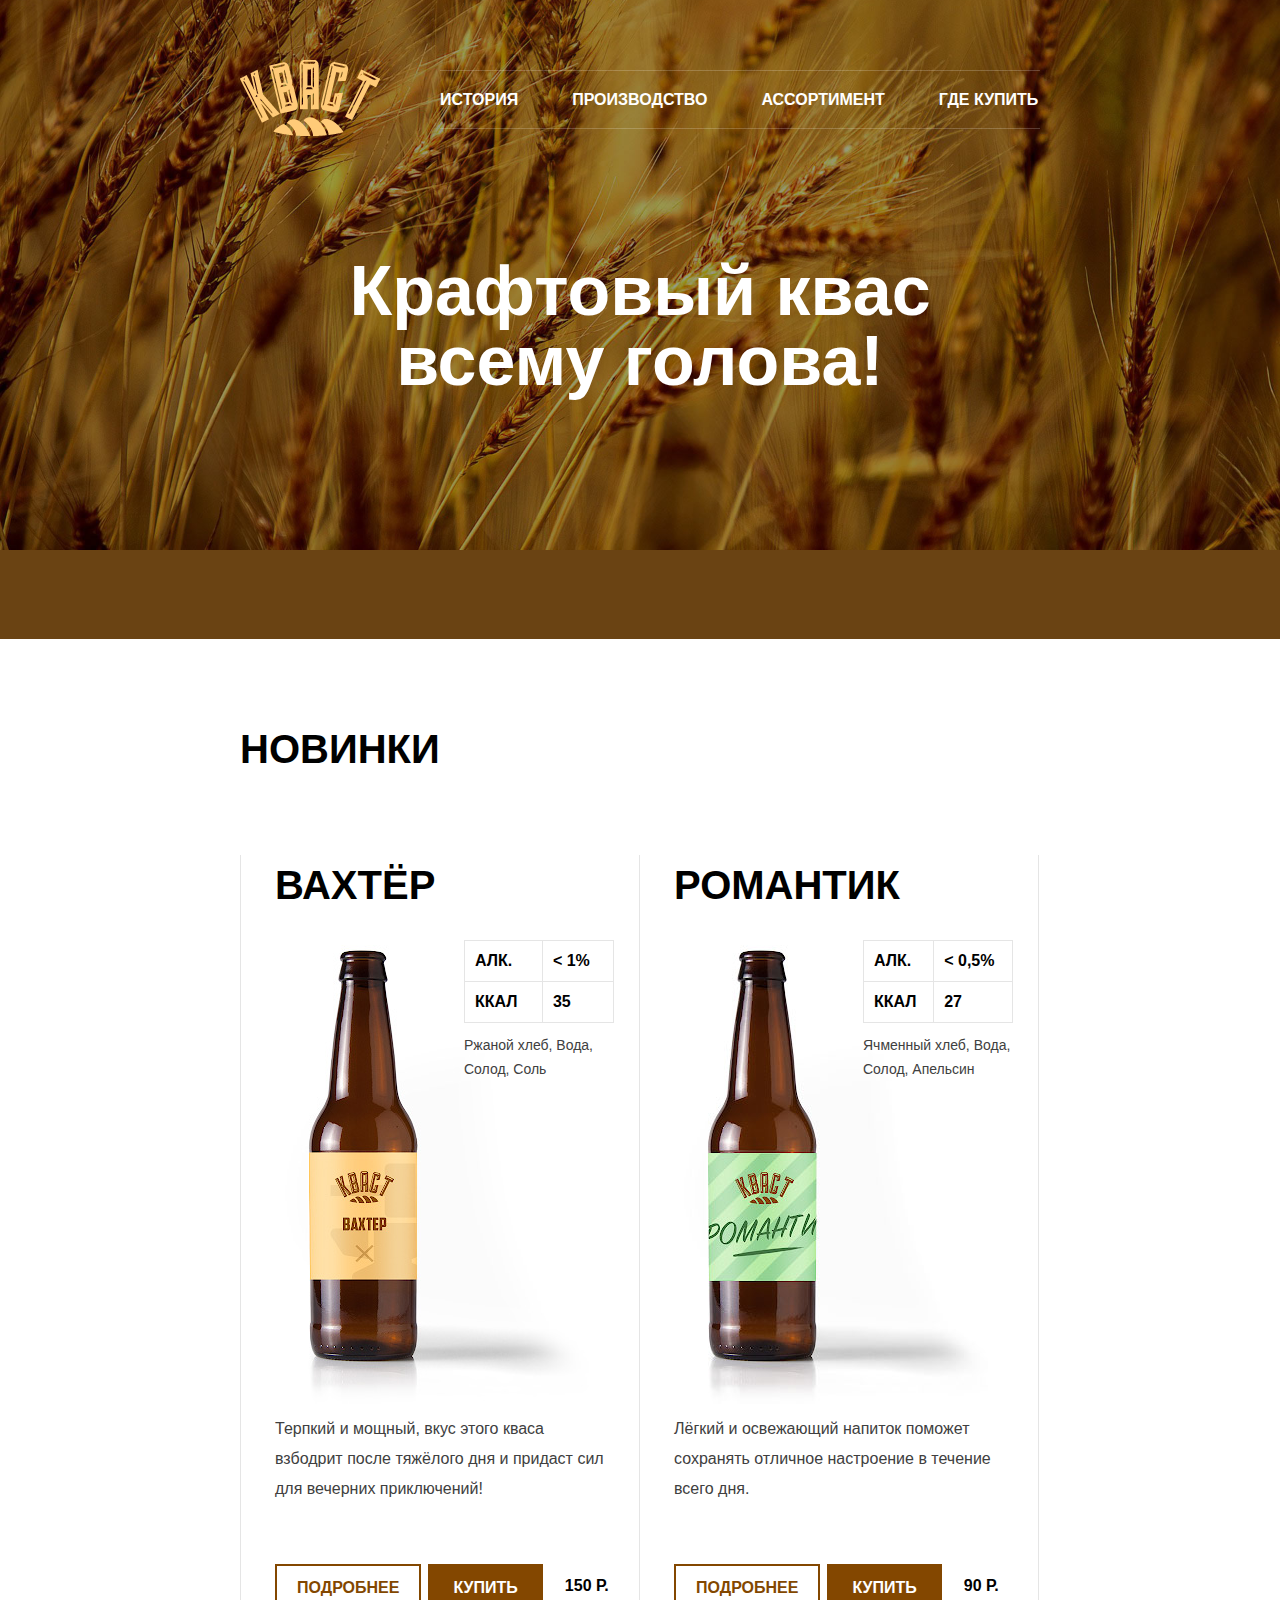
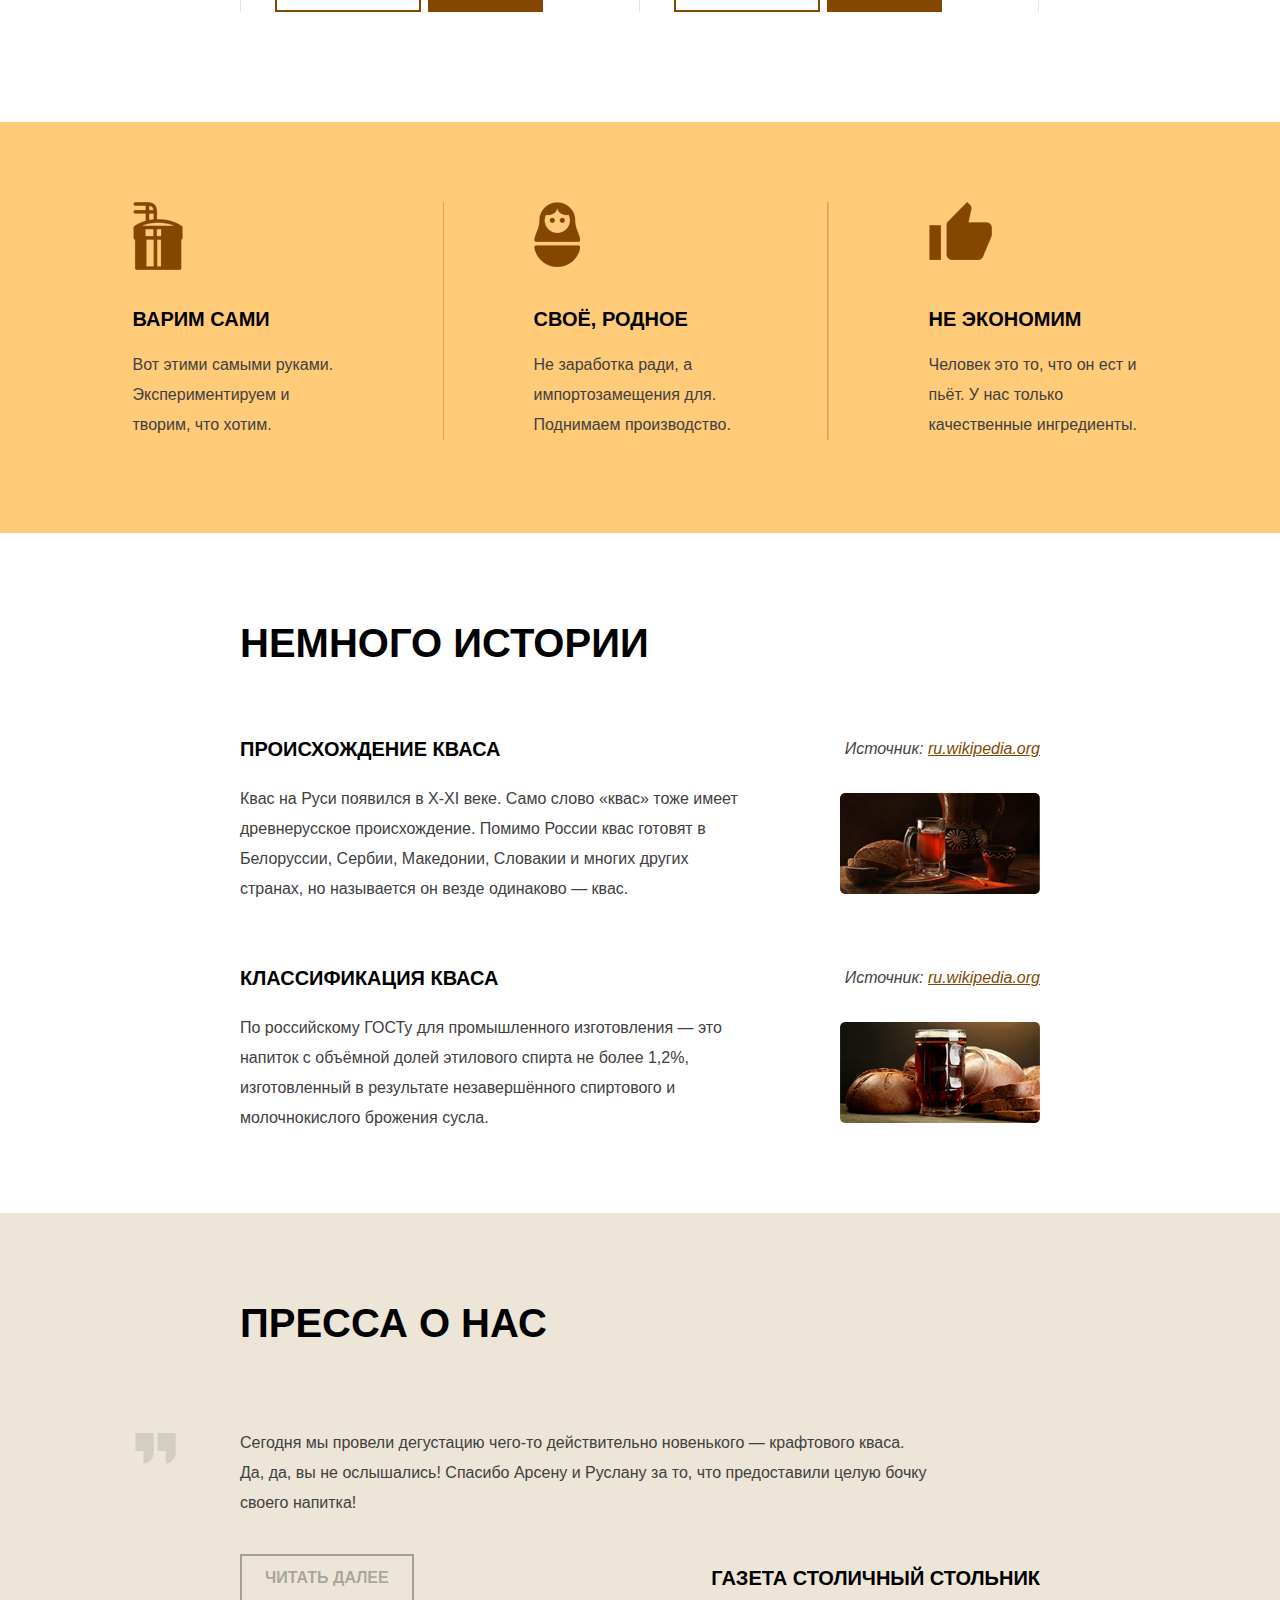
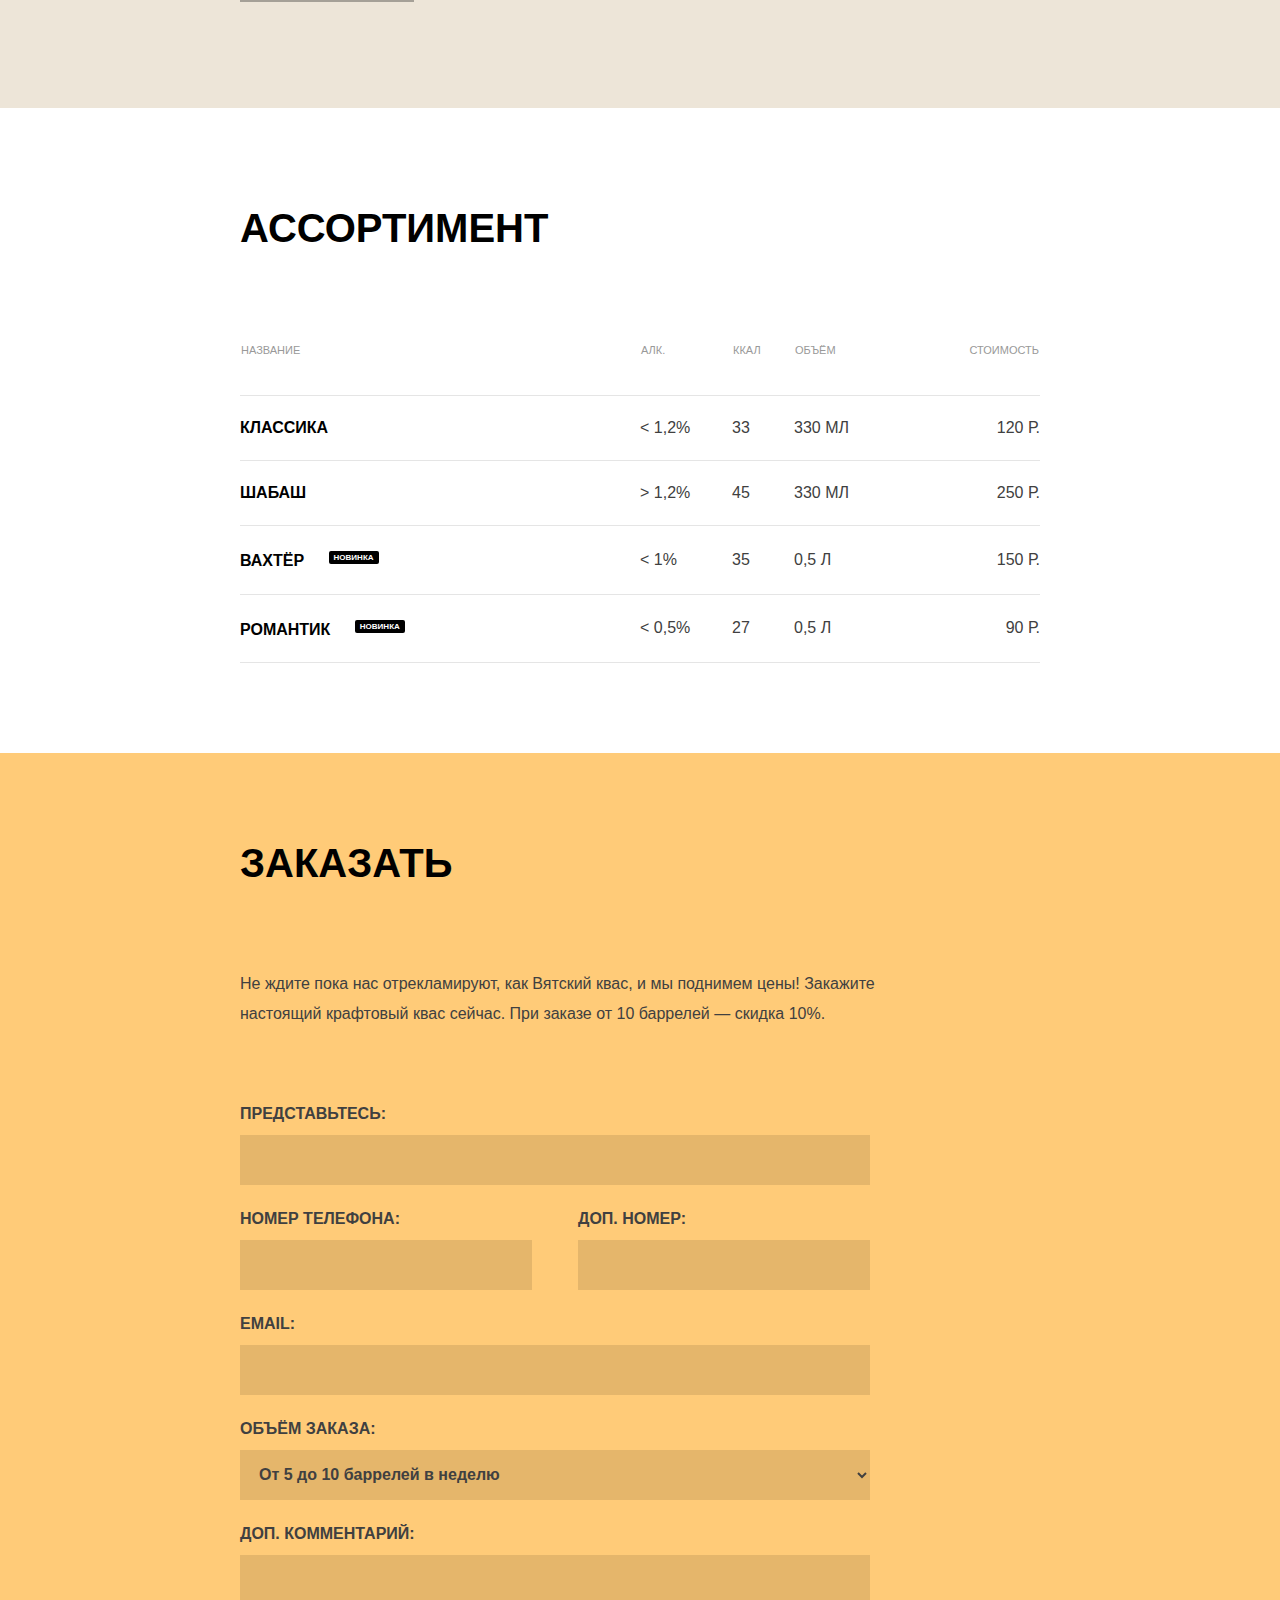
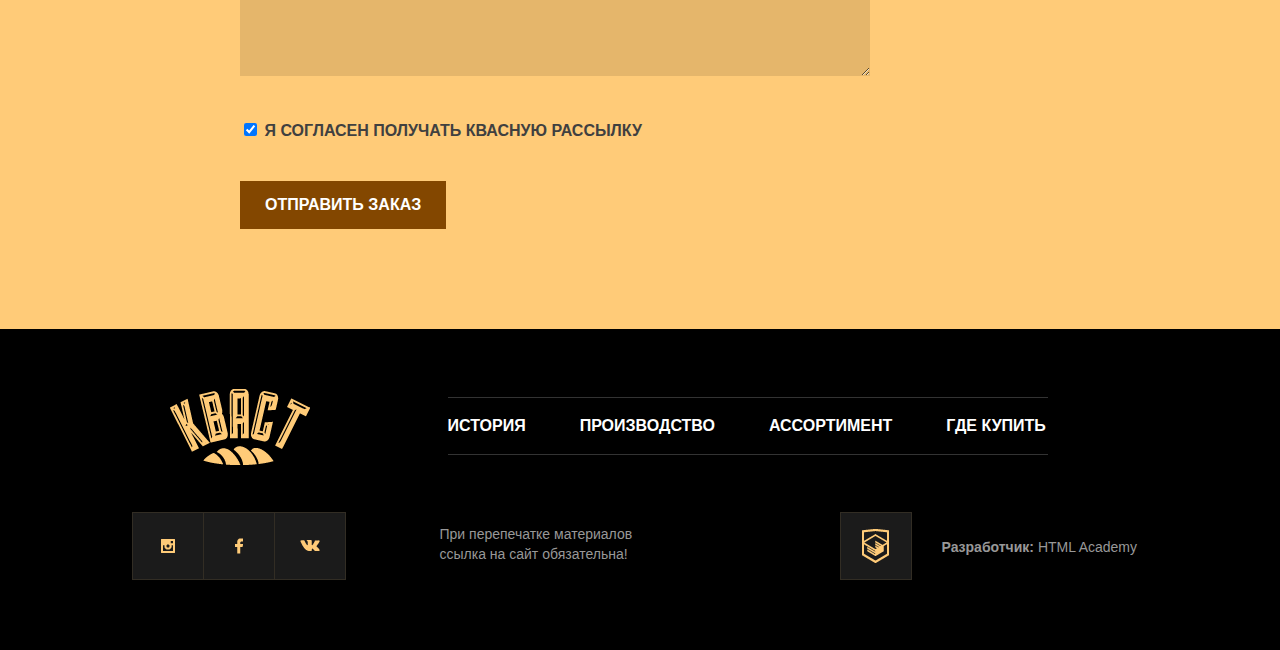
<file: kvast/index.html>
<!DOCTYPE HTML>
<html lang="ru">
  <head>
    <meta charset="utf-8">
    <title>Кваст</title>
    <link rel="stylesheet" href="style.css">
    <link rel="shortcut icon" href="img/PicsArt.png" type="image/png">
  </head>
  <body>

    <!--first part-->

    <div class="page-header">
     <div class="container-small">
      <div class="header-top clearfix">
        <div class="header-logo">
          <img src="img/logo.png" alt="Кваст" width="140" height="76">
        </div>
        <ul class="main-nav clearfix">
          <li><a href="#">История</a></li>
          <li><a href="#">Производство</a></li>
          <li><a href="#">Ассортимент</a></li>
          <li><a href="#">Где купить</a></li>
        </ul>
       </div>
        <p class="promo">Крафтовый квас<br> всему голова!</p>
      </div>
   	</div>

    <!--second part-->

   <div class="new">
      <div class="container-small">
  	   <h2 class="section-title">Новинки</h2>
  	     <div class="new-items clearfix">
  	       <div class="new-sctructure clearfix">
  		        <h3 class="new-title">Вахтёр</h3>
  		          <div class="new-bottle">
  		 	          <div class="consist">
  			           <table class="new-table">
          	         <tr>
            		      <td class="table-stroka">Алк.</td>
            		      <td class="table-stroka">&lt; 1%</td>
            	       </tr>
            	       <tr>
            		      <td class="table-stroka">Ккал</td>
            		      <td class="table-stroka">35</td>
            	       </tr>
          	      </table>
          	   <p class="new-sostav">Ржаной хлеб, Вода, Солод, Соль</p>
          	      </div>
  			       <img class="new-img" src="img/bottle-left.jpg" width="319" height="459">
  		 	        </div>
  		 	       <p class="new-description">Терпкий и мощный, вкус этого кваса взбодрит после тяжёлого дня и придаст сил для вечерних приключений!</p>
  		         <div class="new-buttons">
  		          <a class="btn btn-more" href="#">Подробнее</a>
                <a class="btn" href="#">Купить</a>
  		          <b class="new-price">150 Р.</b>
  		        </div>
  	        </div>
  	   <div class="new-sctructure clearfix">
  			<h3 class="new-title">Романтик</h3>
  			<div class="new-bottle">
  			<div class="consist">
  			<table class="new-table">
          	 <tr>
            		<td class="table-stroka">Алк.</td>
            		<td class="table-stroka">&lt; 0,5%</td>
             	 </tr>
          	 <tr>
            		<td class="table-stroka">Ккал</td>
            		<td class="table-stroka">27</td>
            	</tr>
    			</table>
    			<p class="new-sostav">Ячменный хлеб, Вода, Солод, Апельсин</p>
    			</div>
    			<img class="new-img" src="img/bottle-right.jpg" width="319" height="459">
  			</div>
  		 	<p class="new-description">Лёгкий и освежающий напиток поможет сохранять отличное настроение в течение всего дня.</p>
  			<div class="new-buttons">
  		 <a class="btn btn-more" href="#">Подробнее</a>
           <a class="btn" href="#">Купить</a>
  		 <b class="new-price">90 Р.</b>
  		 </div>
  	  </div>
  	</div>
    </div>
   </div>

   <!--third part-->

<div class="features">
  <div class="container-big">
      <ul class=" features-list clearfix">
        <li class="feature-item feature-cook">
          <h2 class="small-title feature-title">Варим сами</h2>
          <p>Вот этими самыми руками. Экспериментируем и творим, что хотим.</p>
        </li>
        <li class="feature-item feature-native">
          <h2 class="small-title feature-title">Своё, родное</h2>
          <p>Не заработка ради, а импортозамещения для. Поднимаем производство.</p>
        </li>
        <li class="feature-item feature-no-economize">
          <h2 class="small-title feature-title">Не экономим</h2>
          <p>Человек это то, что он ест и пьёт. У нас только качественные ингредиенты.</p>
        </li>
      </ul>
     </div>
 </div>

 <!--fourth part-->


<div class="history">
	<div class="container-small">
      <h2 class="section-title">Немного истории</h2>
      <dl>
       <div class="history-container">
        <dt class="small-title reference-title">
          Происхождение кваса
          <i class="reference-source">Источник: <a target="_blank" href="https://ru.wikipedia.org">ru.wikipedia.org</a></i>
        </dt>
        <dd class="img-container">
          <img src="img/wiki-1.png" alt="Происхождение кваса" width="200" height="101">
          	<p>Квас на Руси появился в X-XI веке. Само слово «квас» тоже имеет древнерусское происхождение. Помимо России квас готовят в Белоруссии, Сербии, Македонии, Словакии и многих других странах, но называется он везде одинаково — квас.</p>
        </dd>
       </div>
       <div class="history-container">
        <dt class="small-title reference-title">
          Классификация кваса
          <i class="reference-source">Источник: <a target="_blank" href="ru.wikipedia.org">ru.wikipedia.org</a></i>
        </dt>
        <dd class="img-container">
          <img src="img/wiki-2.png" alt="Кошкин дом" width="200" height="101">
          	<p>По российскому ГОСТу для промышленного изготовления — это напиток с объёмной долей этилового спирта не более 1,2%, изготовленный в результате незавершённого спиртового и молочнокислого брожения сусла.</p>
        </dd>
       </div>
      </dl>
     </div>
    </div>

    <!--fifth part-->

    <div class="press">
     <div class="container-small">
      <h2 class="section-title">Пресса о нас</h2>
        <blockquote class="article">
          <p>Сегодня мы провели дегустацию чего-то действительно новенького — крафтового кваса. Да, да, вы не ослышались! Спасибо Арсену и Руслану за то, что предоставили целую бочку своего напитка!</p>
          <cite class="small-title article-author">Газета столичный Стольник</cite>
          <a class="btn btn-read-more" href="#" title="Читать далее">Читать далее</a>
        </blockquote>
      </div>
    </div>

    <!--sixth part-->

<div class="assortiment">
  <div class="container-small">
      <h2 class="section-title">Ассортимент</h2>
      <table class="assortiment-table">
        <tr>
          <th>Название</th>
          <th class="assortiment-alcohol">Алк.</th>
          <th class="assortiment-calor">Ккал</th>
          <th class="assortiment-litr">Объём</th>
          <th class="assortiment-cost">Стоимость</th>
        </tr>
        <tr>
          <td class="assortiment-name">Классика</td>
          <td class="assortiment-alcohol">&lt; 1,2%</td>
          <td class="assortiment-calor">33</td>
          <td class="assortiment-litr">330 мл</td>
          <td class="assortiment-cost">120 Р.</td>
        </tr>
        <tr>
          <td class="assortiment-name">Шабаш</td>
          <td class="assortiment-alcohol">&gt; 1,2%</td>
          <td class="assortiment-calor">45</td>
          <td class="assortiment-litr">330 мл</td>
          <td class="assortiment-cost">250 Р.</td>
        </tr>
        <tr>
          <td class="assortiment-name">Вахтёр <sup class="novinka">Новинка</sup></td>
          <td class="assortiment-alcohol">&lt; 1%</td>
          <td class="assortiment-calor">35</td>
          <td class="assortiment-litr">0,5 л</td>
          <td class="assortiment-cost">150 Р.</td>
        </tr>
        <tr>
          <td class="assortiment-name">Романтик <sup class="novinka">Новинка</sup></td>
          <td class="assortiment-alcohol">&lt; 0,5%</td>
          <td class="assortiment-calor">27</td>
          <td class="assortiment-litr">0,5 л</td>
          <td class="assortiment-cost">90 Р.</td>
        </tr>
      </table>
     </div>
    </div>

    <!--seventh part-->

    <div class="order">
     <div class="container-small">
      <h2 class="section-title">Заказать</h2>
      <p class="order-call">Не ждите пока нас отрекламируют, как Вятский квас, и мы поднимем цены! Закажите настоящий крафтовый квас сейчас. При заказе от 10 баррелей — скидка 10%.</p>
      <form class="order-form" action="/keksby-mail" method="post">
        <div class="order-form-group">
          <label for="fullname">Представьтесь:</label>
          <input type="text" name="fullname" id="fullname">
        </div>
        <div class="clearfix">
        <div class="order-form-group block-left">
          <label for="phone-first">Номер телефона:</label>
          <input type="text" name="phone-first" id="phone-first">
        </div>
        <div class="order-form-group block-right">
          <label for="phone-second">Доп. номер:</label>
          <input type="text" name="phone-second" id="phone-second">
        </div>
        </div>
        <div class="order-form-group">
          <label for="email">Email:</label>
          <input type="text" name="email" id="email">
        </div>
        <div class="order-form-group">
          <label for="order-volume">Объём заказа:</label><br>
          <select name="order-volume" id="order-volume">
            <option value="1">От 5 до 10 баррелей в неделю</option>
          </select>
        </div>
        <div class="order-form-group">
          <label for="order-comment">Доп. комментарий:</label>
          <textarea name="order-comment" id="order-comment"></textarea>
        </div>
        <div class="checkbox-area">
          <label>
            <input type="checkbox" name="subscription" checked>
            Я согласен получать квасную рассылку
          </label>
        </div>
       <input class="btn" type="submit" value="Отправить заказ">
      </form>
     </div>
    </div>

    <!--eighth part-->

	<div class="page-footer">
	  <div class="container-big">
	   <div class="footer-top clearfix">
      	<div class="footer-logo">
          <img src="img/logo.png" alt="Кваст" width="140" height="76">
        </div>
        	<ul class="main-nav footer-nav">
          		<li><a href="#">История</a></li>
          		<li><a href="#">Производство</a></li>
          		<li><a href="#">Ассортимент</a></li>
          		<li><a href="#">Где купить</a></li>
        	</ul>
          </div>
          <div class="footer-bottom clearfix">
            <div class="footer-social clearfix">
      	 		<a class="footer-social-in" href="https://instagram.com/htmlacademy">Инстаграм</a>
      	 		<a class="footer-social-fb" href="https://www.facebook.com/htmlacademy">Фейсбук</a>
      	 		<a class="footer-social-vk" href="https://vk.com/htmlacademy">Вконтакте</a>
         	</div>
         	<div class="footer-annotation">
             <p>При перепечатке материалов ссылка на сайт обязательна!</p>
            </div>
          <div class="footer-copyright clearfix">
      	 		<a class="logo-htmlacademy" href="https://htmlacademy.ru">
      	 			<img src="img/htmlacademy.png" alt="HTML Academy" width="27" height="34"></a>
      	 			<span class="copyright-text">
      	 				<b>Разработчик:</b>
      	 				<a href="https://htmlacademy.ru">HTML Academy</a>
      	 			</span>
      		</div>
       	  </div>
      </div>
    </div>

  </body>
</html>
</file>
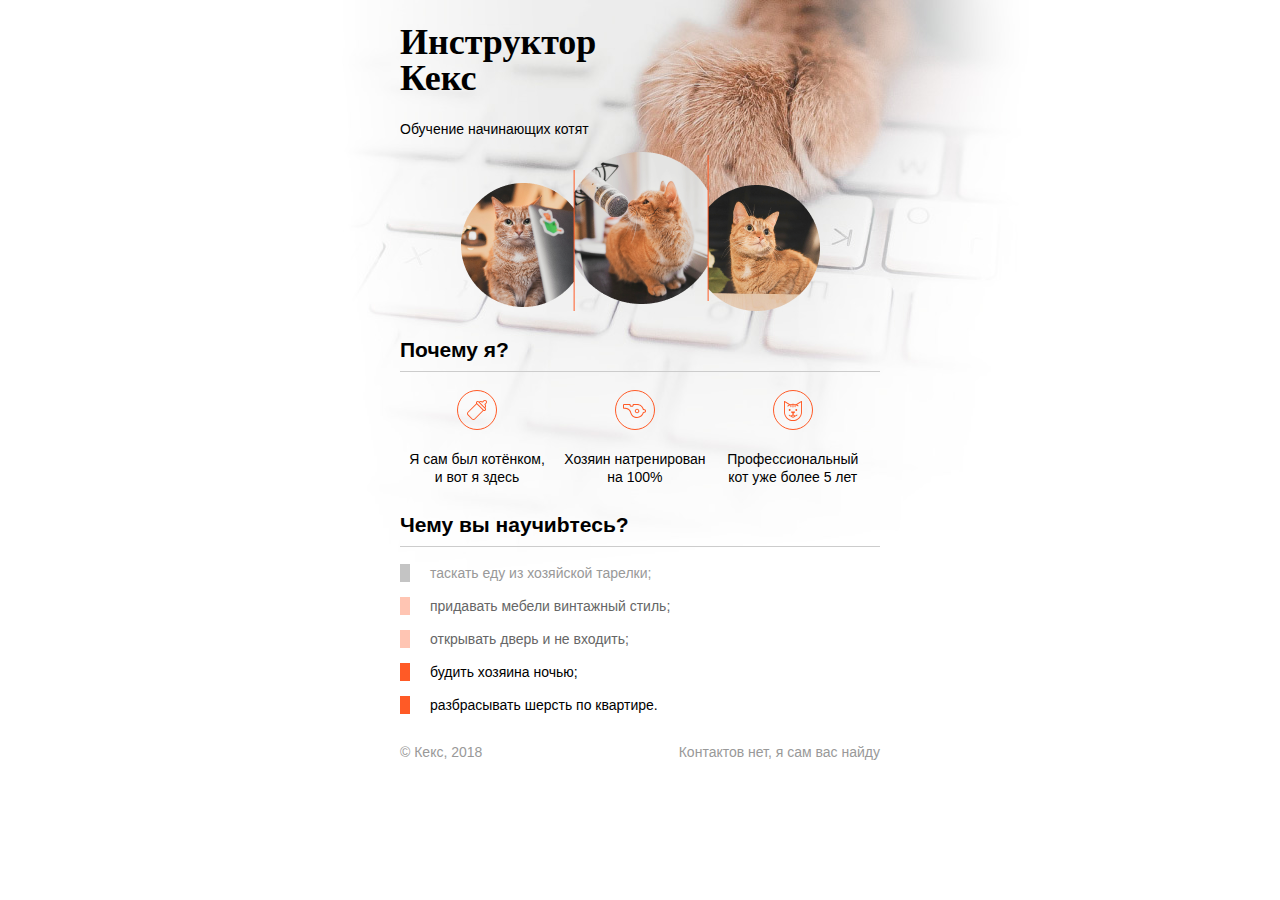
<file: project/index.html>
<!DOCTYPE html>
<html lang="ru">
  <head>
    <meta charset="utf-8">
    <title>Инструктор Кекс</title>
    <link rel="stylesheet" href="style.css">
  </head>
  <body>
    <div class="container">
      <header class="site-header">
        <h1>Инструктор Кекс</h1>
        <p>Обучение начинающих котят</p>
        <img src="img/keks.png">
      </header>

      <section class="features">
        <h2>Почему я?</h2>
        <p class="feature-kitten">Я сам был котёнком, и вот я здесь</p>
        <p class="feature-train">Хозяин натренирован на 100%</p>
        <p class="feature-cat">Профессиональный кот уже более 5 лет</p>
      </section>

      <section class="skills">
        <h2>Чему вы научиbтесь?</h2>
        <ul class="skills-list">
          <li class="skills-item">таскать еду из хозяйской тарелки;</li>
          <li class="skills-item standart">придавать мебели винтажный стиль;</li>
          <li class="skills-item standart">открывать дверь и не входить;</li>
          <li class="skills-item vip">будить хозяина ночью;</li>
          <li class="skills-item vip">разбрасывать шерсть по квартире.</li>
        </ul>
      </section>

      <footer class="site-footer">
        <p>© Кекс, 2018</p>
        <p>Контактов нет, я сам вас найду</p>
      </footer>
    </div>
  </body>
</html>
</file>
<file: kvast/style.css>
body {
  margin: 0;
  padding: 0;
  font-size: 16px;
  line-height: 30px;
  font-family: "Arial", sans-serif;
  color: #404040;
  background-color: white;
  min-width: 1030px;
}

.container-small {
  width: 800px;
  margin: 0 auto;
}

.container-big {
  width: 1015px;
  margin: 0 auto;
}

.clearfix::after {
  content: "";
  display: table;
  clear:both;
}

/*first part*/

.page-header {
  color: #c3c3c3;
  background-color: #6a4313;
  background-image: url("img/wheat-back.jpg");
  background-repeat:  no-repeat;
  background-position: 0 -250px !important;
  background-size: cover;
  padding-top: 60px;
  min-height: 495px;
  padding-bottom: 84px;
}

.header-logo {
  float: left;
  width: 140px;
  height: 76px;
}

.header-logo img {
  width: 140px;
  height: 76px;
}

.header-top {
  margin-bottom: 120px;
}

 .page-header .main-nav {
  border-top: 1px solid rgba(255, 255, 255, 0.2);
  border-bottom: 1px solid rgba(255, 255, 255, 0.2);
  padding: 14px 0 13px 0;
}

.main-nav {
  list-style: none;
  float: left;
  width: 600px;
   margin: 0;
  padding: 0;
  margin-left: 60px;
  margin-top: 10px;
  margin-bottom: 5px;
}

.main-nav li {
  text-transform: uppercase;
  float: left;
  margin-right: 54px;
}

.main-nav li:last-child {
  margin-right: 0;
}

.main-nav a {
  text-decoration: none;
  color: white;
  font-weight: bold;
}

.main-nav a:hover {
   color: #ffcb78;
}

.main-nav a:active {
  color: rgba(255, 203, 120, 0.3);
}

.promo {
  font-family: "Arial", sans-serif;
  font-weight: bold;
  font-size: 70px;
  line-height: 70px;
  text-align: center;
  color: #ffffff;
  text-decoration: none;
  margin: 0;
}




/*second-part*/

.new {
	padding: 80px 0 110px 0;
  background-color: #ffffff;
}

.section-title {
  font-family: "Arial", sans-serif;
  font-size: 40px;
  font-weight: bold;
  line-height: 61px;
  color: #000000;
  text-transform: uppercase;
  margin: 0;
}

.section-title:first-child {
	margin-bottom: 75px;
}

.new-sctructure {
  position: relative;
  float: left;
  width: 334px;
  padding-right: 30px;
  padding-left: 34px;
  border-right: 1px solid #e5e5e5;
  border-left: 1px solid #e5e5e5;
}

.new-sctructure:nth-child(2n) {
  border-left: none;
}

.new-title {
  position: relative;
  margin: 0;
  font-size: 40px;
  line-height: 60px;
  color: #000000;
  text-transform: uppercase;
  }

  .new-img {
  margin-top: 30px;
  margin-left: 10px;
  }

.new-sctructure .consist {
  position: absolute;
  top: 85px;
  right: 0;
  width: 150px;
  padding-right: 25px;
}

.new-table {
  width: 150px;
  margin-bottom: 10px;
  font-weight: bold;
  color: #000000;
  text-transform: uppercase;
  border-collapse: collapse;
}

.new-table td {
  border: 1px solid #e5e5e5;
  padding-top: 5px;
  padding-right: 10px;
  padding-left: 10px;
  padding-bottom: 5px;
}

.new-sostav {
	margin: 0;
    font-size: 14px;
    line-height: 24px;
}

.new-description {
  width: 330px;
  margin-top: 0;
  margin-bottom: 60px;
}

.new-buttons {
  font-size: 0;
}

.new-buttons a {
  font-size: 16px;
}

.new-buttons .btn {
  margin-right: 7px;
}

.new-price {
  display: inline-block;
  margin-left: 15px;
  margin-top: 7px;
  font-size: 16px;
  vertical-align: middle;
  color: #000000;
}


.btn {
 display: inline-block;
  vertical-align: top;
  padding: 12px 23px;
  box-sizing: border-box;
  font: inherit;
  text-align: center;
  text-transform: uppercase;
  font-weight: bold;
  font-size: 16px;
  line-height: 20px;
  color: #ffffff;
  border: 2px solid #834700;
  background-color: #834700;
  text-decoration: none;
}

.btn:hover {
  color: #ffffff;
  background-color: #6a3900;
  border: 2px solid #6a3900;
}

.btn:active {
  color: rgba(255,255,255, 0.3);
}


.btn-more {
	padding: 12px 20px;
  color: #834700;
  background-color: transparent;
}

.btn-more:hover {
	color: #6a3900;
  background-color: transparent;
  border: 2px solid #6a3900;
}

.btn-more:active {
  copacity: 0.3;
}

.btn-buy {
	width: 106px;
	color: white;
	background-color: #834700;
}

.btn-buy:hover {
	background-color: #6a3900;
	border: 2px solid #6a3900;
}

.btn-buy:active {
  color: rgba(255, 255, 255, 0.3);
  border: 2px solid #6a3900;
}




/*third part*/

.features {
  background-color: #ffcb78;
  padding-top: 80px;
  padding-bottom: 93px;
}

.features-list {
  position: relative;

  list-style: none;

  padding: 0;
  margin: 0;
}

.features-list li {
  float: left;
  width: 210px;
  padding-right: 100px;
  padding-top: 85px;
  border-left: 1px solid #e5b66c;

}

.features-list li:first-child {
  border-left: transparent;
}

.features-list li::before {
  content: "";
  position: absolute;
  top:0;
  width: 68px;
  height: 68px;
  background-image: url("img/spritesheet-kvast.png");
  background-repeat: no-repeat;
}

 .feature-cook::before {
  background-position: -42px -5px;
}

.feature-native::before {
  background-position: -144px -5px;
}

.feature-no-economize::before {
  background-position: -102px -80px;
}


.features-list li:last-child {
  padding-right: 0;
  padding-left: 100px;
}

.features-list li:nth-child(2) {
  width: 198px;
  padding: 85px 95px 0 90px;

  border-left: 1px solid rgba(131,71,0, 0.3);
  border-right: 1px solid rgba(131,71,0, 0.3);
}

.feature-title {
  font-size: 20px;
  line-height: 30px;
  text-align: left;
  font-family: "Arial", sans-serif;
  color: #000;
  text-transform: uppercase;
}

.feature-item p {
 margin: 0;
 font-size: 16px;
  line-height: 30px;
  color: #404040;
}


/*fourth part*/

.history {
  padding-top: 80px;
  padding-bottom: 65px;
}

.history dl {
	margin: 0;
  padding: 0;
}

.history .section-title {
  margin: 0;
  margin-bottom: 60px;
}

.history dt {
  margin-bottom: 20px;
}

.history dd {
  position: relative;

  min-height: 135px;
  margin: 0;
  padding-right: 285px;
}

.history dd img {
  position: absolute;
  top: 9px;
  right: 0;
}

.history-container {
	margin-bottom: 44px;
}

.history-container:last-child {
	margin: 0px;
}

.reference-source {
  color: #444444;
  font-size: 16px;
  font-weight: normal;
  font-style: italic;
  text-transform: none;
  float: right;
}

.history img {
  border-radius: 5px;
}

.reference-source a {
 color:  #834700;
}

.reference-source a:hover {
 color:  #6a3900;
}

.reference-source a:active {
 color: #cab7a2;
}
.reference-title {
	font-size: 20px;
  line-height: 30px;
  font-weight: bold;
  color: #000000;
  text-transform: uppercase;
}

/*fifth part*/

.press {
	background-color: #ede5d8;
	padding: 80px 0 90px 0;
}

.article {
	position: relative;
  margin-left: 0;
  width: 800px;
}

.article::before {
  content: "";
  position: absolute;
  width: 41px;
  height: 31px;
  background-position: -5px -148px;
  background-image: url("img/spritesheet-kvast.png");
  background-repeat: no-repeat;
  top: 5px;
  left: -105px;
}

.press .section-title {
  margin-bottom: 74px;
}

.press p {
  width: 690px;
  margin: 0;
  margin-bottom: 36px;
}

/*заголовок "автор статьи"*/
.article-author {
	float: right;
  display: inline-block;
  vertical-align: top;
  margin:0;
  margin-top: 9px;
  font-size: 20px;
  font-weight: bold;
  font-style: normal;
  text-transform: uppercase;
  color: #000000;
}

.btn-read-more {
	color: rgba(0,0,0, 0.3);
  border: 2px solid rgba(0,0,0, 0.3);
  background-color: transparent;
  padding: 12px 23px;
}

.btn-read-more:hover {
	color: #ffffff;
  background-color: rgba(0,0,0, 0.3);
  border: 2px solid transparent;
}

.btn-read-more:active {
  opacity: 0.3;
}

/*sixth part*/

.assortiment {
	padding: 90px 0 90px 0;

}

.assortiment .section-title {
  margin: 0;
  margin-bottom: 75px;
}

.assortiment-table {
  width: 100%;

  border-collapse: collapse;
}


.assortiment-table th {
  padding-bottom: 30px;

  font-weight: normal;
  font-size: 11px;
  text-align: left;
  color: #999999;
  text-transform: uppercase;
}

.assortiment-table td {
  padding: 17px 0;
}

.assortiment-table th,
.assortiment-table td {
  border-bottom: 1px solid #e5e5e5;
}


.assortiment-table .assortiment-name {
  width: 400px;

  font-weight: bold;
  color: #000000;
  text-transform: uppercase;
}

.assortiment-table .assortiment-alcohol {
  width: 90px;
}

.assortiment-table .assortiment-calor {
  width: 60px;
}

.assortiment-table .assortiment-litr {
  text-transform: uppercase;
}

.assortiment-table .assortiment-cost {
	text-align: right;
}
.assortiment-name .novinka {
  padding: 2px 5px;
  margin-left: 20px;

  color: #ffffff;
  font-size: 8px;
  line-height: 30px;

  background-color: #000000;
  border-radius: 2px
}




/*seventh part*/

.order {
  font-weight: bold;
	background-color: #ffcb78;
	padding: 80px 0 100px 0;

}

.order h2 {
  margin-bottom: 73px;
}

.order p {
  font-weight: normal;
  width: 660px;
  margin: 0;
  margin-bottom: 70px;
}

.order form {
  width: 630px;
}

.order-form-group {
  margin-bottom: 19px;
}

.order .block-left {
  float: left;
  width: 292px;
}

.order .block-right {
  float: right;
  width: 292px;
}


.order-form-group label,
.checkbox-area label {
  text-transform: uppercase;
  font-size: 16px;
  font-weight: bold;
  line-height: 20px;
}

.order-form input[type="text"],
.order-form select,
.order-form textarea {
   background-color: #e5c99c;
}

.order-form input[type="text"]:hover,
.order-form select:hover,
.order-form textarea:hover {
  background-color: #d9bf94;
}

.order-form input[type="text"]:focus,
.order-form select:focus,
.order-form textarea:focus {
  background-color: white;
  text-transform: uppercase;
}

.order textarea {
  display: block;
  min-height: 121px;
}

.checkbox-area {
 margin-top: 40px;
  margin-bottom: 35px;
}

.order .order-volume {
  display: inline-block;
  margin-bottom: 5px;
}

.order input[type="text"],
.order textarea {
  display: block;
  width: 100%;
  height: 50px;
  margin-top: 6px;
  padding: 9px 15px;
  box-sizing: border-box;
  font: inherit;
  color: inherit;
  border: none;
  background-color: rgba(0,0,0, 0.1);
}

.order select {
  color: rgba(0,0,0, 0.3);
  display: block;
  width: 100%;
  height: 50px;
  margin-top: 6px;
  padding: 9px 15px;
  box-sizing: border-box;
  font: inherit;
  color: inherit;
  border: none;
  background-color: rgba(0,0,0, 0.1);
}

.order input[type="text"]:focus,
.order textarea:focus {
  background-color: #ffffff;
}


/*eighth part*/

.page-footer {
  padding: 60px 0 70px 0;
  background-color: #000;
}


 .page-footer .main-nav {
 	border-top: 1px solid rgba(255, 255, 255, 0.2);
 	border-bottom: 1px solid rgba(255, 255, 255, 0.2);
}



.footer-social p {
  font-weight: normal;
  font-size: 14px;
  line-height: 20px;
  color: #989898;
  padding-top: 45px;
}

.social-btn {
 color: #fff;
}

.footer-top {
  margin-bottom: 45px;
}

.footer-logo {
  float: left;
  width: 140px;
  height: 76px;
  margin-left: 37px;
}

.footer-nav {
  display: inline-block;
  list-style: none;
  padding: 13px 0;
  margin: 0;
  margin-top: 8px;
  margin-right: 100px;

  float: right;

  border-top: 1px solid rgba(255,255,255, 0.2);
  border-bottom: 1px solid rgba(255,255,255, 0.2);
}

.footer-social {
	float: left;
}

.footer-bottom {
  margin-top: 47px;
}

.footer-social {
  float: left;
  width: 216px;
}

.footer-social a {
  position: relative;

  float: left;
  width: 70px;
  height: 66px;
  margin-left: -1px;

  font-size: 0;

  background-color: #1b1b1b;
  background-repeat: no-repeat;
  background-position: center center;
  border: 1px solid rgba(255, 203, 120, 0.1);
}

.footer-social a:hover {
  z-index: 1;

  border-color: rgba(255, 203, 120, 0.3);
}

.footer-social a:active {
  opacity: 0.5;
}

.footer-social-vk {
  background-image: url("img/icon-vk.png");
}

.footer-social-fb {
  background-image: url("img/icon-fb.png");
}

.footer-social-in {
  background-image: url("img/icon-insta.png");
}

.footer-annotation {
  float: left;
  width: 200px;
  margin-top: 12px;
  margin-left: 91px;

  font-size: 14px;
  line-height: 20px;
  color: #989898;
}

.footer-annotation p {
  margin: 0;
}

.footer-copyright {
  float: left;
  width: 300px;
  margin-left: 200px;

  font-size: 0;
}

.footer-copyright a {
  color: #989898;
  text-decoration: none;
}

.logo-htmlacademy {
  position: relative;

  display: inline-block;
  width: 70px;
  height: 66px;

  vertical-align: top;

  background-color: #1b1b1b;
  border: 1px solid rgba(255, 203, 120, 0.1);
}

.logo-htmlacademy:hover {
  border-color: rgba(255, 203, 120, 0.3);
}

.logo-htmlacademy:active {
  opacity: 0.5;
}

.logo-htmlacademy img {
  position: absolute;
  top: 0;
  right: 0;
  bottom: 0;
  left: 0;

  margin: auto;
}

.footer-copyright span {
  display: inline-block;

  font-size: 14px;
  line-height: 20px;
  vertical-align: middle;
  color: #989898;
}

.copyright-text {
  margin-top: 25px;
  margin-left: 30px;
}
</file>
<file: project/style.css>
body {
  padding: 0;
  font-family: "Arial", sans-serif;
  font-size: 14px;
  line-height: 18px;
  color: #000000;
  background: #ffffff url("img/keks-background.jpg") no-repeat 50% 0;
}

h1 {
  width: 260px;
  font-family: "Georgia", serif;
  font-size: 36px;
  line-height: 36px;
}

h2 {
  padding-bottom: 12px;
  border-bottom: 1px solid #cccccc;
}

.site-header {
  margin-bottom: 30px;
}

.skills-item {
  margin-bottom: 15px;
  padding-left: 20px;
  border-left: 10px solid #c4c4c4;
  color: #999999;
}

.standart {
  border-color: #ffc5b3;
  color: #666666;
}

/* Добавьте правило ниже */

.vip {
  border-color: #ff5a26;
  color: #000000;
}

.container {
  width: 480px;
  margin: 0 auto;
}

.site-header img {
  display: block;
  margin: 0 auto;
}

.features {
  margin-bottom: 30px;
}

.features p {
  display: inline-block;
  vertical-align: top;
  width: 30%;
  margin: 0 5px;
  text-align: center;
  background-repeat: no-repeat;
  background-position: center top;
}

.feature-kitten {
  padding-top: 60px;
  background-image: url("img/bottle.svg");
}

.feature-cat {
  padding-top: 60px;
  background-image: url("img/cat.svg");
}

.feature-train {
  padding-top: 60px;
  background-image: url("img/whistle.svg");
}

.skills-list {
  padding: 0;
  list-style: none;
}

.site-footer {
  display: flex;
  justify-content: space-between;
  color: #999999;
}
</file>
